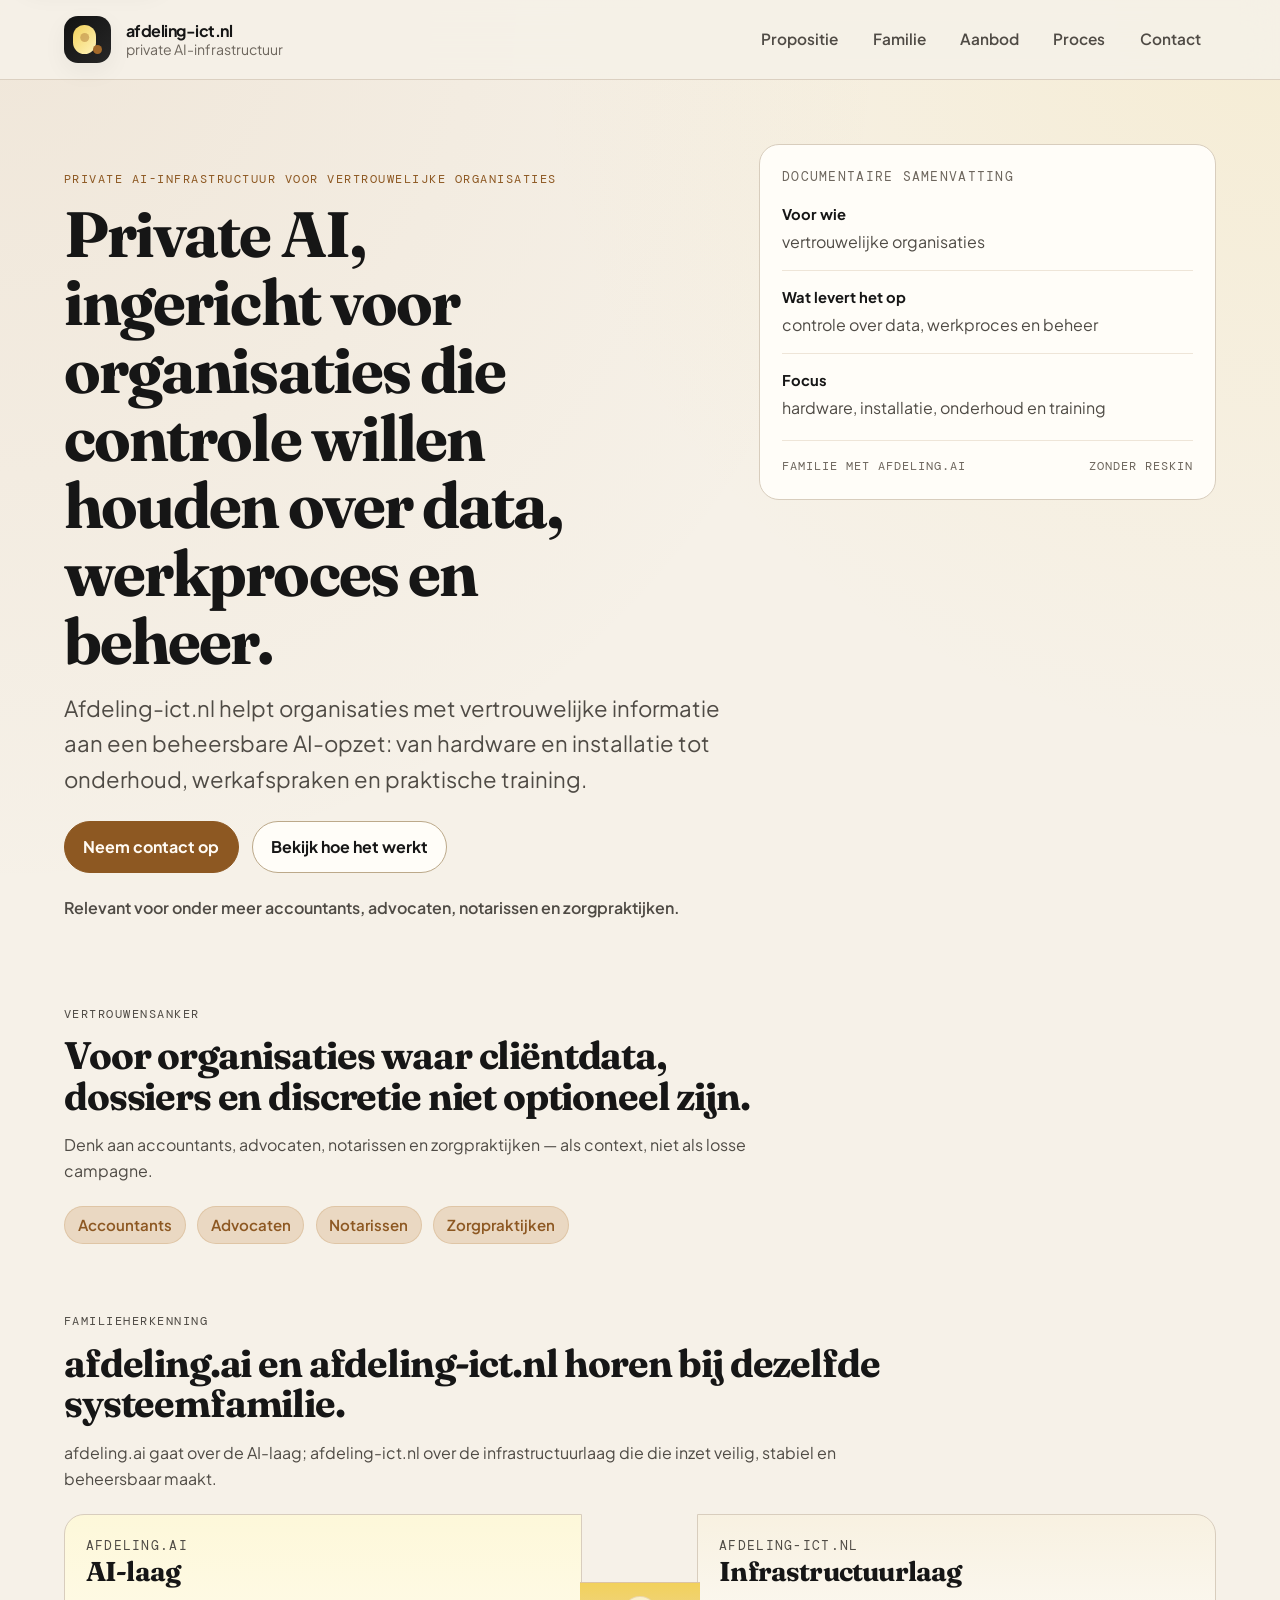
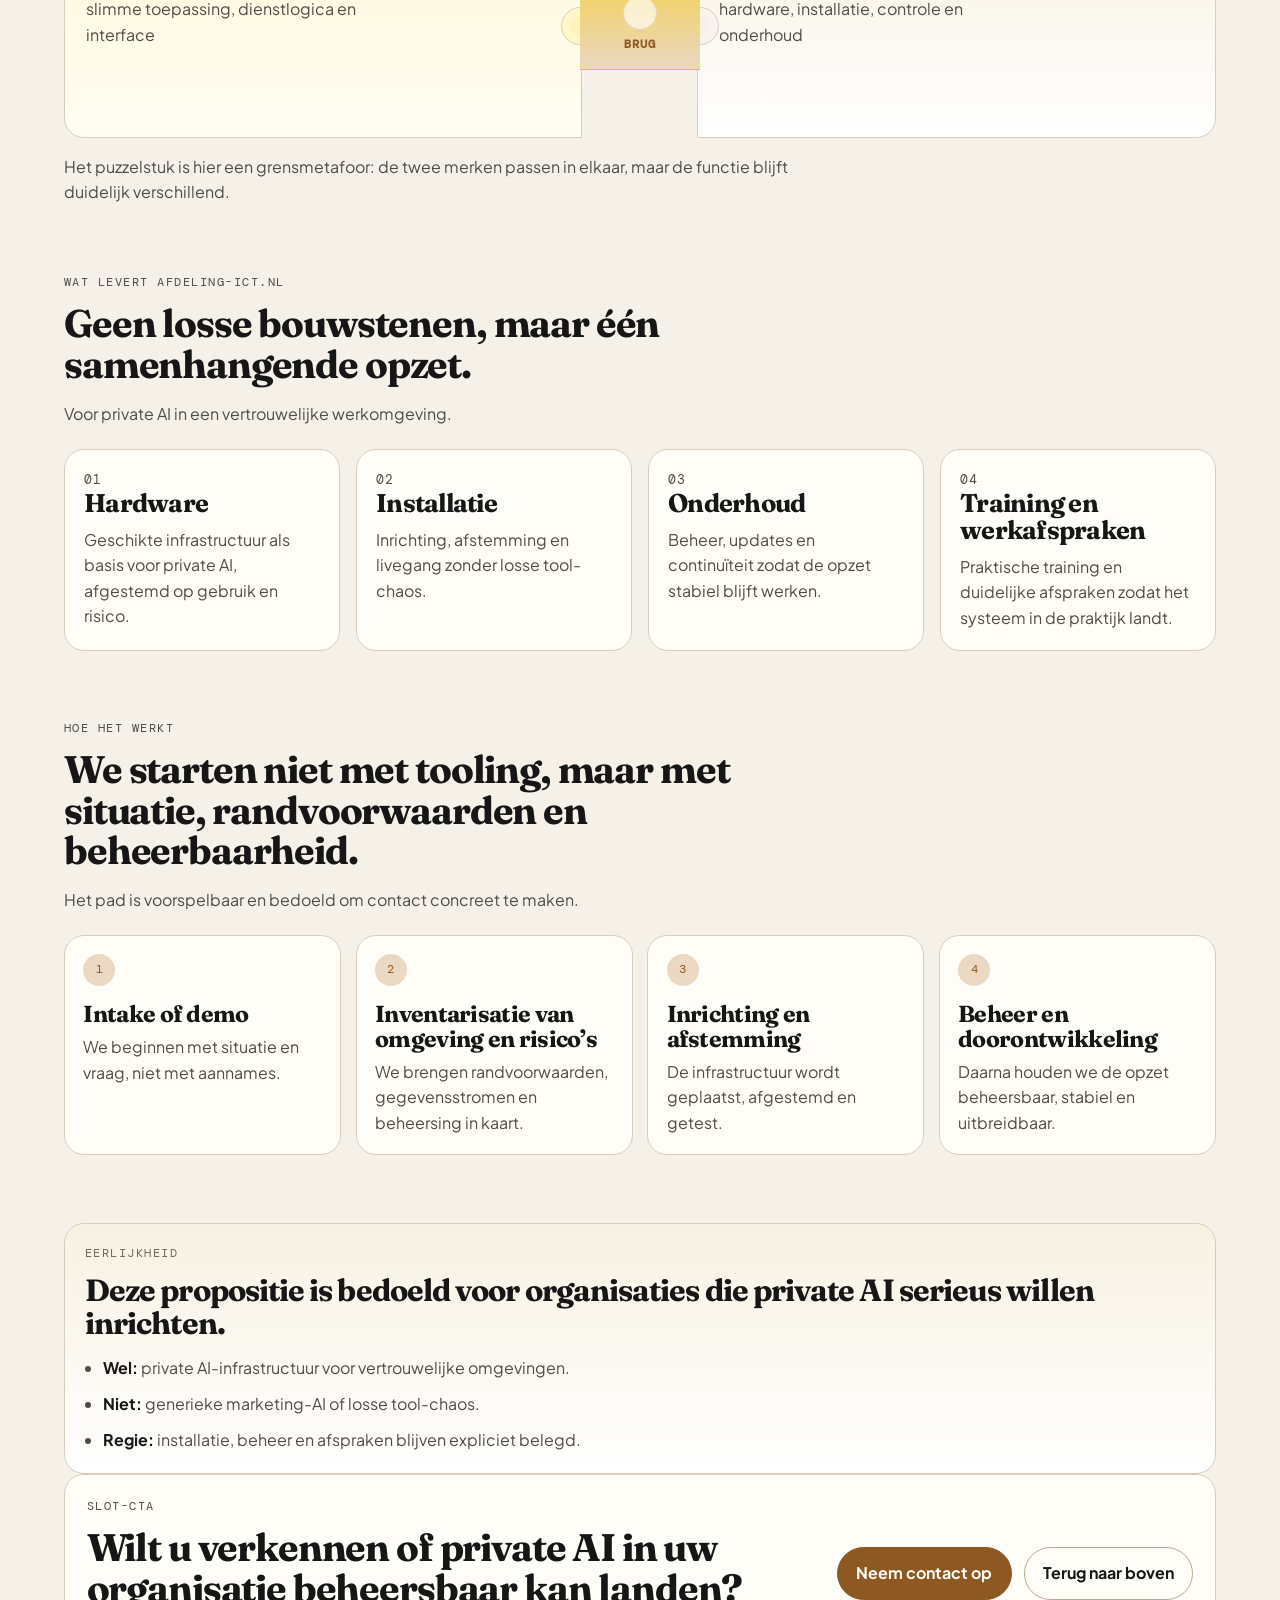
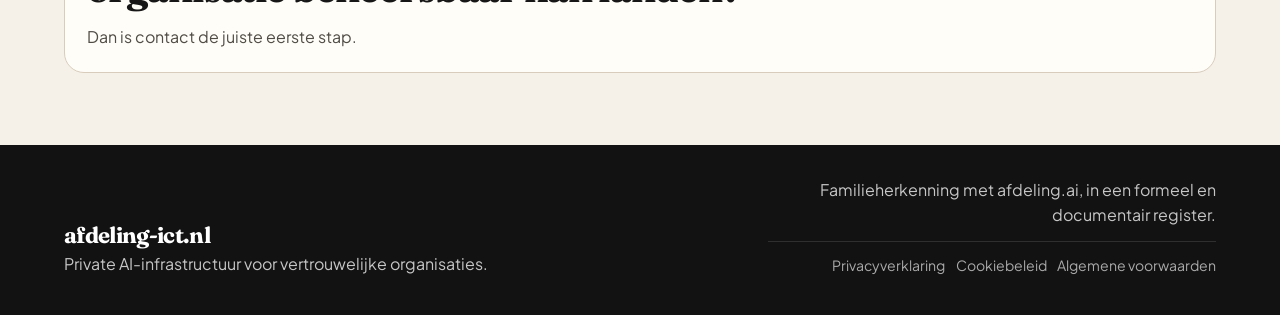
<file: index.html>
<!doctype html>
<html lang="nl">
  <head>
    <meta charset="utf-8">
    <meta name="viewport" content="width=device-width, initial-scale=1">
    <title>afdeling-ict.nl | Private AI-infrastructuur voor vertrouwelijke organisaties</title>
    <meta name="description" content="Afdeling-ict.nl bouwt private AI-infrastructuur voor vertrouwelijke organisaties: hardware, installatie, onderhoud en training in één beheersbare opzet.">
    <meta name="theme-color" content="#f6f1e8">
    <link rel="canonical" href="https://afdeling-ict.nl/">
    <meta property="og:type" content="website">
    <meta property="og:locale" content="nl_NL">
    <meta property="og:site_name" content="afdeling-ict.nl">
    <meta property="og:title" content="Private AI-infrastructuur voor vertrouwelijke organisaties">
    <meta property="og:description" content="Hardware, installatie, onderhoud en training voor private AI in één beheersbare opzet.">
    <meta property="og:url" content="https://afdeling-ict.nl/">
    <meta property="og:image" content="https://afdeling-ict.nl/og-image.jpg">
    <meta property="og:image:type" content="image/jpeg">
    <meta property="og:image:width" content="1200">
    <meta property="og:image:height" content="630">
    <link rel="preconnect" href="https://fonts.googleapis.com">
    <link rel="preconnect" href="https://fonts.gstatic.com" crossorigin>
    <link href="https://fonts.googleapis.com/css2?family=DM+Mono:wght@400&family=Fraunces:opsz,wght@9..144,600;9..144,700&family=Plus+Jakarta+Sans:wght@400;500;600;700;800&display=swap" rel="stylesheet">
    <link rel="stylesheet" href="assets/css/main.css">
    <script type="application/ld+json">
      {
        "@context": "https://schema.org",
        "@type": "WebSite",
        "name": "afdeling-ict.nl",
        "url": "https://afdeling-ict.nl/",
        "description": "Private AI-infrastructuur voor vertrouwelijke organisaties: hardware, installatie, onderhoud en training in één beheersbare opzet.",
        "inLanguage": "nl-NL"
      }
    </script>
  </head>
  <body>
    <a class="skip-link" href="#content">Ga naar content</a>

    <header class="site-header">
      <div class="site-shell site-header__inner">
        <a class="brand" href="#propositie" aria-label="afdeling-ict.nl, terug naar propositie">
          <span class="brand__mark" aria-hidden="true">
            <span></span>
          </span>
          <span class="brand__text">
            <strong>afdeling-ict.nl</strong>
            <span>private AI-infrastructuur</span>
          </span>
        </a>

        <nav class="site-nav" aria-label="Hoofdnavigatie">
          <a href="#propositie">Propositie</a>
          <a href="#puzzel">Familie</a>
          <a href="#aanbod">Aanbod</a>
          <a href="#proces">Proces</a>
          <a href="#contact">Contact</a>
        </nav>
      </div>
    </header>

    <main id="content">
      <section class="hero site-shell" id="propositie">
        <div class="hero__copy">
          <p class="eyebrow">Private AI-infrastructuur voor vertrouwelijke organisaties</p>
          <h1>Private AI, ingericht voor organisaties die controle willen houden over data, werkproces en beheer.</h1>
          <p class="lead">
            Afdeling-ict.nl helpt organisaties met vertrouwelijke informatie aan een beheersbare AI-opzet: van hardware en installatie tot onderhoud, werkafspraken en praktische training.
          </p>

          <div class="hero__actions">
            <a class="button button--primary" href="#contact">Neem contact op</a>
            <a class="button button--secondary" href="#proces">Bekijk hoe het werkt</a>
          </div>

          <p class="hero__trust">Relevant voor onder meer accountants, advocaten, notarissen en zorgpraktijken.</p>
        </div>

        <aside class="spec-card" aria-label="Korte projectsamenvatting">
          <p class="spec-card__label">Documentaire samenvatting</p>
          <dl class="spec-list">
            <div>
              <dt>Voor wie</dt>
              <dd>vertrouwelijke organisaties</dd>
            </div>
            <div>
              <dt>Wat levert het op</dt>
              <dd>controle over data, werkproces en beheer</dd>
            </div>
            <div>
              <dt>Focus</dt>
              <dd>hardware, installatie, onderhoud en training</dd>
            </div>
          </dl>
          <div class="spec-card__foot">
            <span>familie met afdeling.ai</span>
            <span>zonder reskin</span>
          </div>
        </aside>
      </section>

      <section class="trust site-shell section" aria-labelledby="trust-title">
        <div class="section__head">
          <p class="eyebrow eyebrow--soft">Vertrouwensanker</p>
          <h2 id="trust-title">Voor organisaties waar cliëntdata, dossiers en discretie niet optioneel zijn.</h2>
          <p>
            Denk aan accountants, advocaten, notarissen en zorgpraktijken —
            als context, niet als losse campagne.
          </p>
        </div>

        <div class="chip-row" aria-label="Voorbeelden van contexten">
          <span class="chip">Accountants</span>
          <span class="chip">Advocaten</span>
          <span class="chip">Notarissen</span>
          <span class="chip">Zorgpraktijken</span>
        </div>
      </section>

      <section class="puzzle site-shell section" id="puzzel" aria-labelledby="puzzle-title">
        <div class="section__head section__head--wide">
          <p class="eyebrow eyebrow--soft">Familieherkenning</p>
          <h2 id="puzzle-title">afdeling.ai en afdeling-ict.nl horen bij dezelfde systeemfamilie.</h2>
          <p>
            afdeling.ai gaat over de AI-laag; afdeling-ict.nl over de infrastructuurlaag die die inzet veilig, stabiel en beheersbaar maakt.
          </p>
        </div>

        <div class="puzzle-board" aria-label="Familiebrug tussen afdeling.ai en afdeling-ict.nl">
          <article class="puzzle-piece puzzle-piece--ai">
            <p class="puzzle-piece__label">afdeling.ai</p>
            <h3>AI-laag</h3>
            <p>slimme toepassing, dienstlogica en interface</p>
          </article>

          <div class="puzzle-board__bridge" aria-hidden="true">
            <span></span>
            <strong>brug</strong>
          </div>

          <article class="puzzle-piece puzzle-piece--ict">
            <p class="puzzle-piece__label">afdeling-ict.nl</p>
            <h3>Infrastructuurlaag</h3>
            <p>hardware, installatie, controle en onderhoud</p>
          </article>
        </div>

        <p class="puzzle-caption">
          Het puzzelstuk is hier een grensmetafoor: de twee merken passen in elkaar,
          maar de functie blijft duidelijk verschillend.
        </p>
      </section>

      <section class="section site-shell" id="aanbod" aria-labelledby="aanbod-title">
        <div class="section__head">
          <p class="eyebrow eyebrow--soft">Wat levert afdeling-ict.nl</p>
          <h2 id="aanbod-title">Geen losse bouwstenen, maar één samenhangende opzet.</h2>
          <p>Voor private AI in een vertrouwelijke werkomgeving.</p>
        </div>

        <div class="card-grid card-grid--four">
          <article class="card">
            <p class="card__index">01</p>
            <h3>Hardware</h3>
            <p>Geschikte infrastructuur als basis voor private AI, afgestemd op gebruik en risico.</p>
          </article>
          <article class="card">
            <p class="card__index">02</p>
            <h3>Installatie</h3>
            <p>Inrichting, afstemming en livegang zonder losse tool-chaos.</p>
          </article>
          <article class="card">
            <p class="card__index">03</p>
            <h3>Onderhoud</h3>
            <p>Beheer, updates en continuïteit zodat de opzet stabiel blijft werken.</p>
          </article>
          <article class="card">
            <p class="card__index">04</p>
            <h3>Training en werkafspraken</h3>
            <p>Praktische training en duidelijke afspraken zodat het systeem in de praktijk landt.</p>
          </article>
        </div>
      </section>

      <section class="section site-shell" id="proces" aria-labelledby="proces-title">
        <div class="section__head">
          <p class="eyebrow eyebrow--soft">Hoe het werkt</p>
          <h2 id="proces-title">We starten niet met tooling, maar met situatie, randvoorwaarden en beheerbaarheid.</h2>
          <p>Het pad is voorspelbaar en bedoeld om contact concreet te maken.</p>
        </div>

        <ol class="timeline">
          <li>
            <span class="timeline__num">1</span>
            <div>
              <h3>Intake of demo</h3>
              <p>We beginnen met situatie en vraag, niet met aannames.</p>
            </div>
          </li>
          <li>
            <span class="timeline__num">2</span>
            <div>
              <h3>Inventarisatie van omgeving en risico’s</h3>
              <p>We brengen randvoorwaarden, gegevensstromen en beheersing in kaart.</p>
            </div>
          </li>
          <li>
            <span class="timeline__num">3</span>
            <div>
              <h3>Inrichting en afstemming</h3>
              <p>De infrastructuur wordt geplaatst, afgestemd en getest.</p>
            </div>
          </li>
          <li>
            <span class="timeline__num">4</span>
            <div>
              <h3>Beheer en doorontwikkeling</h3>
              <p>Daarna houden we de opzet beheersbaar, stabiel en uitbreidbaar.</p>
            </div>
          </li>
        </ol>
      </section>

      <section class="section site-shell" id="eerlijk" aria-labelledby="eerlijk-title">
        <div class="note-card">
          <p class="eyebrow eyebrow--soft">Eerlijkheid</p>
          <h2 id="eerlijk-title">Deze propositie is bedoeld voor organisaties die private AI serieus willen inrichten.</h2>
          <ul class="truth-list">
            <li><strong>Wel:</strong> private AI-infrastructuur voor vertrouwelijke omgevingen.</li>
            <li><strong>Niet:</strong> generieke marketing-AI of losse tool-chaos.</li>
            <li><strong>Regie:</strong> installatie, beheer en afspraken blijven expliciet belegd.</li>
          </ul>
        </div>
      </section>

      <section class="section site-shell contact-block" id="contact" aria-labelledby="contact-title">
        <div>
          <p class="eyebrow eyebrow--soft">Slot-CTA</p>
          <h2 id="contact-title">Wilt u verkennen of private AI in uw organisatie beheersbaar kan landen?</h2>
          <p>
            Dan is contact de juiste eerste stap.
          </p>
        </div>
        <div class="contact-block__actions">
          <a class="button button--primary" href="https://cal.com/faridbouchdak/15min">Neem contact op</a>
          <a class="button button--secondary" href="#propositie">Terug naar boven</a>
        </div>
      </section>
    </main>

    <footer class="footer">
      <div class="site-shell footer__inner">
        <div>
          <strong>afdeling-ict.nl</strong>
          <p>Private AI-infrastructuur voor vertrouwelijke organisaties.</p>
        </div>
        <div class="footer__aside">
          <p>Familieherkenning met afdeling.ai, in een formeel en documentair register.</p>
          <nav class="footer__links" aria-label="Juridische links gereserveerd voor v1">
            <span>Privacyverklaring</span>
            <span>Cookiebeleid</span>
            <span>Algemene voorwaarden</span>
          </nav>
        </div>
      </div>
    </footer>
  </body>
</html>
</file>
<file: assets/css/main.css>
:root {
  color-scheme: light;
  --bg: #f6f1e8;
  --surface: #fffdf8;
  --surface-alt: #f0e7d8;
  --text: #161616;
  --text-mid: #4f4b45;
  --muted: #6d665d;
  --border: #d8cdbd;
  --border-soft: #eee5d8;
  --brass: #a56a2a;
  --brass-soft: #ead8c2;
  --brass-deep: #8d5822;
  --ai-yellow: #f2d15b;
  --ai-yellow-bg: #fff3bb;
  --footer: #121212;
  --focus: #1f5eff;
  --shadow: 0 8px 24px rgba(22, 22, 22, 0.05);
  --shadow-lg: 0 10px 28px rgba(22, 22, 22, 0.08);
  --radius: 0.5rem;
  --radius-lg: 1.25rem;
  --radius-xl: 1.25rem;
  --pill: 100px;
  --max: 72rem;
  --content: min(var(--max), calc(100vw - 2rem));
}

* { box-sizing: border-box; }
html { scroll-behavior: smooth; }
body {
  margin: 0;
  font-family: "Plus Jakarta Sans", -apple-system, BlinkMacSystemFont, "Segoe UI", sans-serif;
  color: var(--text);
  background:
    radial-gradient(circle at top left, rgba(165, 106, 42, 0.08), transparent 24%),
    radial-gradient(circle at top right, rgba(242, 209, 91, 0.14), transparent 20%),
    var(--bg);
  line-height: 1.6;
}
a { color: inherit; text-decoration-thickness: 0.08em; text-underline-offset: 0.16em; }
a:hover { color: var(--brass-deep); }
img { max-width: 100%; display: block; }

::selection {
  background: var(--ai-yellow-bg);
  color: var(--text);
}

:focus-visible {
  outline: 3px solid var(--focus);
  outline-offset: 4px;
}

.skip-link {
  position: absolute;
  left: 1rem;
  top: -4rem;
  z-index: 20;
  padding: 0.75rem 1rem;
  border-radius: var(--pill);
  background: var(--surface);
  box-shadow: var(--shadow);
  text-decoration: none;
}
.skip-link:focus { top: 1rem; }

.site-shell {
  width: var(--content);
  margin: 0 auto;
}

.site-header {
  position: sticky;
  top: 0;
  z-index: 10;
  backdrop-filter: blur(16px);
  background: rgba(246, 241, 232, 0.9);
  border-bottom: 1px solid rgba(216, 205, 189, 0.9);
}
.site-header__inner {
  display: flex;
  align-items: center;
  justify-content: space-between;
  gap: 1.25rem;
  padding: 1rem 0;
}
.brand {
  display: inline-flex;
  align-items: center;
  gap: 0.9rem;
  text-decoration: none;
}
.brand__mark {
  width: 2.95rem;
  height: 2.95rem;
  border-radius: 14px;
  display: grid;
  place-items: center;
  background: linear-gradient(135deg, #121212 0%, #272727 100%);
  box-shadow: var(--shadow);
  position: relative;
}
.brand__mark::before,
.brand__mark::after {
  content: "";
  position: absolute;
  border-radius: 999px;
}
.brand__mark::before {
  inset: 0.55rem 0.92rem 0.55rem 0.55rem;
  background: linear-gradient(135deg, var(--ai-yellow) 0%, var(--ai-yellow-bg) 100%);
}
.brand__mark::after {
  width: 0.6rem;
  height: 0.6rem;
  right: 0.56rem;
  bottom: 0.56rem;
  background: var(--brass);
  box-shadow: -0.8rem -0.75rem 0 0 rgba(181, 128, 62, 0.52);
}
.brand__text { display: grid; line-height: 1.05; }
.brand__text strong {
  font-size: 1rem;
  letter-spacing: -0.03em;
}
.brand__text span {
  margin-top: 0.16rem;
  color: var(--muted);
  font-size: 0.88rem;
}
.site-nav {
  display: flex;
  align-items: center;
  flex-wrap: wrap;
  justify-content: flex-end;
  gap: 0.25rem;
}
.site-nav a {
  display: inline-flex;
  align-items: center;
  justify-content: center;
  min-height: 2.75rem;
  padding: 0.6rem 0.95rem;
  border-radius: var(--pill);
  text-decoration: none;
  font-size: 0.96rem;
  font-weight: 600;
  color: var(--text-mid);
}
.site-nav a:hover,
.site-nav a:focus-visible {
  background: rgba(181, 128, 62, 0.08);
  color: var(--text);
}

main { padding: 4rem 0 0; }
.section { padding: 4.25rem 0 0; }
.section__head { max-width: 44rem; margin-bottom: 1.4rem; }
.section__head--wide { max-width: 52rem; }
.eyebrow {
  margin: 0 0 0.65rem;
  font-family: "DM Mono", ui-monospace, SFMono-Regular, monospace;
  font-size: 0.78rem;
  letter-spacing: 0.12em;
  text-transform: uppercase;
  color: var(--brass-deep);
}
.eyebrow--soft { color: var(--muted); }
.section h2,
.hero h1,
.card h3,
.puzzle-piece h3,
.timeline h3,
.note-card h2,
.contact-block h2,
.footer strong {
  font-family: "Fraunces", Georgia, serif;
  letter-spacing: -0.03em;
  line-height: 1.06;
}
.section h2 {
  margin: 0;
  font-size: clamp(2rem, 3vw, 3.1rem);
}
.section__head p:last-child,
.note-card p:last-child,
.contact-block p:last-child,
.footer p:last-child { margin-bottom: 0; }
.section__head p,
.hero__copy .lead,
.spec-card,
.card p,
.timeline p,
.note-card li,
.contact-block p,
.puzzle-caption,
.footer p {
  color: var(--text-mid);
}

.hero {
  display: grid;
  grid-template-columns: 1.25fr 0.85fr;
  gap: 1.5rem;
  align-items: stretch;
}
.hero__copy {
  padding: 1.6rem 0 0;
}
.hero h1 {
  margin: 0 0 1rem;
  max-width: 13ch;
  font-size: clamp(2.75rem, 5vw, 4.75rem);
}
.hero .lead {
  max-width: 48rem;
  margin: 0;
  font-size: clamp(1.08rem, 1.2vw + 0.72rem, 1.38rem);
}
.hero__actions {
  display: flex;
  flex-wrap: wrap;
  gap: 0.8rem;
  margin-top: 1.5rem;
}
.button {
  display: inline-flex;
  align-items: center;
  justify-content: center;
  min-height: 3rem;
  padding: 0.78rem 1.15rem;
  border-radius: var(--pill);
  border: 1px solid transparent;
  text-decoration: none;
  font-weight: 700;
  transition: transform 140ms ease, box-shadow 140ms ease, background-color 140ms ease, border-color 140ms ease;
}
.button:hover { transform: translateY(-1px); box-shadow: var(--shadow); }
.button--primary {
  background: var(--brass-deep);
  border-color: var(--brass-deep);
  color: #fffaf3;
}
.button--primary:hover,
.button--primary:focus-visible {
  background: #7a4918;
  border-color: #7a4918;
  color: #fffaf3;
}
.button--secondary {
  background: var(--surface);
  border-color: #bca98a;
}
.button--secondary:hover,
.button--secondary:focus-visible { background: var(--surface-alt); }
.hero__trust {
  display: flex;
  flex-wrap: wrap;
  gap: 0.55rem;
  margin-top: 1.35rem;
  max-width: 42rem;
  color: var(--text-mid);
  font-weight: 600;
}
.chip {
  display: inline-flex;
  align-items: center;
  min-height: 2.4rem;
  padding: 0.35rem 0.8rem;
  border-radius: var(--pill);
  background: var(--surface);
  border: 1px solid var(--border);
  font-size: 0.94rem;
  font-weight: 600;
}
.spec-card,
.card,
.note-card,
.contact-block {
  background: var(--surface);
  border: 1px solid var(--border);
  border-radius: var(--radius-xl);
  box-shadow: none;
}
.spec-card {
  padding: 1.35rem;
  align-self: start;
}
.spec-card__label {
  margin: 0 0 1rem;
  font-family: "DM Mono", ui-monospace, SFMono-Regular, monospace;
  font-size: 0.8rem;
  letter-spacing: 0.1em;
  text-transform: uppercase;
  color: var(--muted);
}
.spec-list {
  margin: 0;
  display: grid;
  gap: 0.95rem;
}
.spec-list div + div { border-top: 1px solid var(--border-soft); padding-top: 0.95rem; }
.spec-list dt {
  margin: 0 0 0.16rem;
  font-size: 0.92rem;
  font-weight: 700;
  color: var(--text);
}
.spec-list dd {
  margin: 0;
  color: var(--text-mid);
}
.spec-card__foot {
  display: flex;
  flex-wrap: wrap;
  gap: 0.5rem;
  justify-content: space-between;
  margin-top: 1.2rem;
  padding-top: 1rem;
  border-top: 1px solid var(--border-soft);
  font-family: "DM Mono", ui-monospace, SFMono-Regular, monospace;
  font-size: 0.78rem;
  text-transform: uppercase;
  letter-spacing: 0.08em;
  color: var(--muted);
}

.chip-row {
  display: flex;
  flex-wrap: wrap;
  gap: 0.7rem;
}
.chip {
  background: var(--brass-soft);
  border-color: rgba(181, 128, 62, 0.22);
  color: var(--brass-deep);
}

.puzzle-board {
  display: grid;
  grid-template-columns: minmax(0, 1fr) auto minmax(0, 1fr);
  align-items: center;
  gap: 0;
  margin-top: 1.1rem;
}
.puzzle-piece {
  position: relative;
  min-height: 14rem;
  padding: 1.35rem 1.3rem;
  border: 1px solid var(--border);
  background: var(--surface);
  border-radius: var(--radius-xl);
}
.puzzle-piece--ai {
  background: linear-gradient(180deg, rgba(255, 249, 214, 0.82), #fffdf3 100%);
  border-top-right-radius: 0;
  border-bottom-right-radius: 0;
}
.puzzle-piece--ict {
  background: linear-gradient(180deg, rgba(248, 241, 224, 0.88), #fff 100%);
  border-top-left-radius: 0;
  border-bottom-left-radius: 0;
  margin-left: -1px;
}
.puzzle-piece::before {
  content: "";
  position: absolute;
  top: 50%;
  width: 2.25rem;
  height: 2.25rem;
  transform: translateY(-50%);
  border-radius: 50%;
  border: 1px solid var(--border);
  background: var(--bg);
  box-shadow: inset 0 0 0 0.5rem rgba(255, 255, 255, 0.2);
}
.puzzle-piece--ai::before {
  right: -1.12rem;
  background: var(--ai-yellow-bg);
}
.puzzle-piece--ict::before {
  left: -1.12rem;
  background: var(--bg);
}
.puzzle-piece__label {
  margin: 0 0 1rem;
  font-family: "DM Mono", ui-monospace, SFMono-Regular, monospace;
  font-size: 0.8rem;
  text-transform: uppercase;
  letter-spacing: 0.1em;
  color: var(--muted);
}
.puzzle-piece h3 {
  margin: 0 0 0.65rem;
  font-size: clamp(1.7rem, 2vw, 2.2rem);
}
.puzzle-piece p {
  margin: 0;
  max-width: 26ch;
  color: var(--text-mid);
}
.puzzle-board__bridge {
  width: min(7.5rem, 16vw);
  padding: 0.85rem 0.6rem;
  margin: 0 -0.1rem;
  text-align: center;
  background: linear-gradient(180deg, var(--ai-yellow) 0%, var(--brass-soft) 100%);
  border: 1px solid rgba(181, 128, 62, 0.24);
  border-left: 0;
  border-right: 0;
  position: relative;
  z-index: 1;
}
.puzzle-board__bridge span {
  display: block;
  width: 2.1rem;
  height: 2.1rem;
  margin: 0 auto 0.35rem;
  border-radius: 50%;
  background: rgba(255, 255, 255, 0.65);
  border: 1px solid rgba(181, 128, 62, 0.22);
}
.puzzle-board__bridge strong {
  display: block;
  font-family: "DM Mono", ui-monospace, SFMono-Regular, monospace;
  font-size: 0.78rem;
  letter-spacing: 0.1em;
  text-transform: uppercase;
  color: var(--brass-deep);
}
.puzzle-caption {
  max-width: 48rem;
  margin: 1rem 0 0;
}

.card-grid {
  display: grid;
  grid-template-columns: repeat(12, minmax(0, 1fr));
  gap: 1rem;
}
.card-grid--four .card { grid-column: span 3; }
.card {
  padding: 1.2rem;
  transition: transform 140ms ease, box-shadow 140ms ease, border-color 140ms ease;
}
.card:hover,
.note-card:hover,
.contact-block:hover,
.spec-card:hover {
  transform: translateY(-2px);
  box-shadow: var(--shadow-lg);
  border-color: rgba(181, 128, 62, 0.24);
}
.card__index {
  margin: 0 0 1rem;
  font-family: "DM Mono", ui-monospace, SFMono-Regular, monospace;
  font-size: 0.82rem;
  letter-spacing: 0.08em;
  color: var(--brass-deep);
}
.card h3 {
  margin: 0 0 0.6rem;
  font-size: 1.6rem;
}
.card p { margin: 0; }

.timeline {
  list-style: none;
  display: grid;
  grid-template-columns: repeat(4, minmax(0, 1fr));
  gap: 0.9rem;
  margin: 0;
  padding: 0;
}
.timeline li {
  padding: 1.15rem;
  background: var(--surface);
  border: 1px solid var(--border);
  border-radius: var(--radius-lg);
}
.timeline__num {
  display: inline-grid;
  place-items: center;
  width: 2rem;
  height: 2rem;
  margin-bottom: 1rem;
  border-radius: 50%;
  background: var(--brass-soft);
  color: var(--brass-deep);
  font-family: "DM Mono", ui-monospace, SFMono-Regular, monospace;
  font-size: 0.78rem;
}
.timeline h3 {
  margin: 0 0 0.45rem;
  font-size: 1.45rem;
}
.timeline p { margin: 0; }

.note-card {
  padding: 1.25rem;
  background: linear-gradient(180deg, rgba(248, 241, 224, 0.7) 0%, #fff 100%);
}
.note-card h2 { margin: 0 0 1rem; font-size: clamp(1.8rem, 2.4vw, 2.55rem); }
.truth-list {
  margin: 0;
  padding-left: 1.15rem;
  display: grid;
  gap: 0.65rem;
}
.truth-list strong { color: var(--text); }

.contact-block {
  display: grid;
  grid-template-columns: 1.1fr auto;
  gap: 1.25rem;
  align-items: center;
  padding: 1.35rem;
}
.contact-block h2 {
  margin: 0 0 0.7rem;
  font-size: clamp(2rem, 3vw, 3rem);
}
.contact-block__actions {
  display: flex;
  flex-wrap: wrap;
  gap: 0.75rem;
  justify-content: flex-end;
}

.empty-state {
  max-width: 42rem;
  margin: 0 auto;
  padding: 3rem 1.5rem;
  background: var(--surface);
  border: 1px solid var(--border);
  border-radius: var(--radius-xl);
  text-align: center;
}
.empty-state h1 {
  margin: 0 0 1rem;
  font-family: "Fraunces", Georgia, serif;
  font-size: clamp(2.4rem, 5vw, 4rem);
  line-height: 1.1;
}
.empty-state p { color: var(--text-mid); }

.footer {
  margin-top: 4.5rem;
  padding: 2rem 0 2.4rem;
  background: var(--footer);
  color: #fff;
}
.footer__inner {
  display: flex;
  flex-wrap: wrap;
  justify-content: space-between;
  gap: 1rem;
  align-items: flex-end;
}
.footer strong {
  display: block;
  margin-bottom: 0.25rem;
  font-size: 1.4rem;
}
.footer p {
  margin: 0;
  color: rgba(255, 255, 255, 0.76);
  max-width: 36rem;
}
.footer__aside { max-width: 28rem; text-align: right; }
.footer__links {
  display: flex;
  flex-wrap: wrap;
  justify-content: flex-end;
  gap: 0.65rem;
  margin-top: 0.8rem;
  padding-top: 0.8rem;
  border-top: 1px solid rgba(255, 255, 255, 0.12);
  color: rgba(255, 255, 255, 0.64);
  font-size: 0.88rem;
}

@media (max-width: 1100px) {
  .hero { grid-template-columns: 1fr; }
  .card-grid--four .card { grid-column: span 6; }
  .timeline { grid-template-columns: repeat(2, minmax(0, 1fr)); }
}

@media (max-width: 760px) {
  .site-header__inner { flex-direction: column; align-items: flex-start; }
  .site-nav { justify-content: flex-start; }
  main { padding-top: 2.75rem; }
  .section { padding-top: 3.5rem; }
  .card-grid--four .card,
  .timeline,
  .contact-block { grid-template-columns: 1fr; }
  .card-grid--four .card { grid-column: span 12; }
  .puzzle-board {
    grid-template-columns: 1fr;
    gap: 0.8rem;
  }
  .puzzle-piece {
    border-radius: var(--radius-xl);
  }
  .puzzle-piece--ai,
  .puzzle-piece--ict {
    border-top-right-radius: var(--radius-xl);
    border-bottom-right-radius: var(--radius-xl);
    border-top-left-radius: var(--radius-xl);
    border-bottom-left-radius: var(--radius-xl);
    margin-left: 0;
  }
  .puzzle-piece::before,
  .puzzle-board__bridge { display: none; }
  .contact-block__actions,
  .footer__aside,
  .footer__links { justify-content: flex-start; text-align: left; }
}

@media (max-width: 520px) {
  .site-shell { width: min(100vw - 1.2rem, var(--max)); }
  .hero h1 { max-width: 100%; font-size: clamp(2.55rem, 15vw, 3.4rem); }
  .button { width: 100%; }
  .hero__actions,
  .contact-block__actions { display: grid; }
}

@media (prefers-reduced-motion: reduce) {
  html { scroll-behavior: auto; }

  *,
  *::before,
  *::after {
    transition-duration: 0.01ms !important;
    animation-duration: 0.01ms !important;
    animation-iteration-count: 1 !important;
  }

  .button:hover,
  .card:hover,
  .note-card:hover,
  .contact-block:hover,
  .spec-card:hover {
    transform: none;
  }
}
</file>
